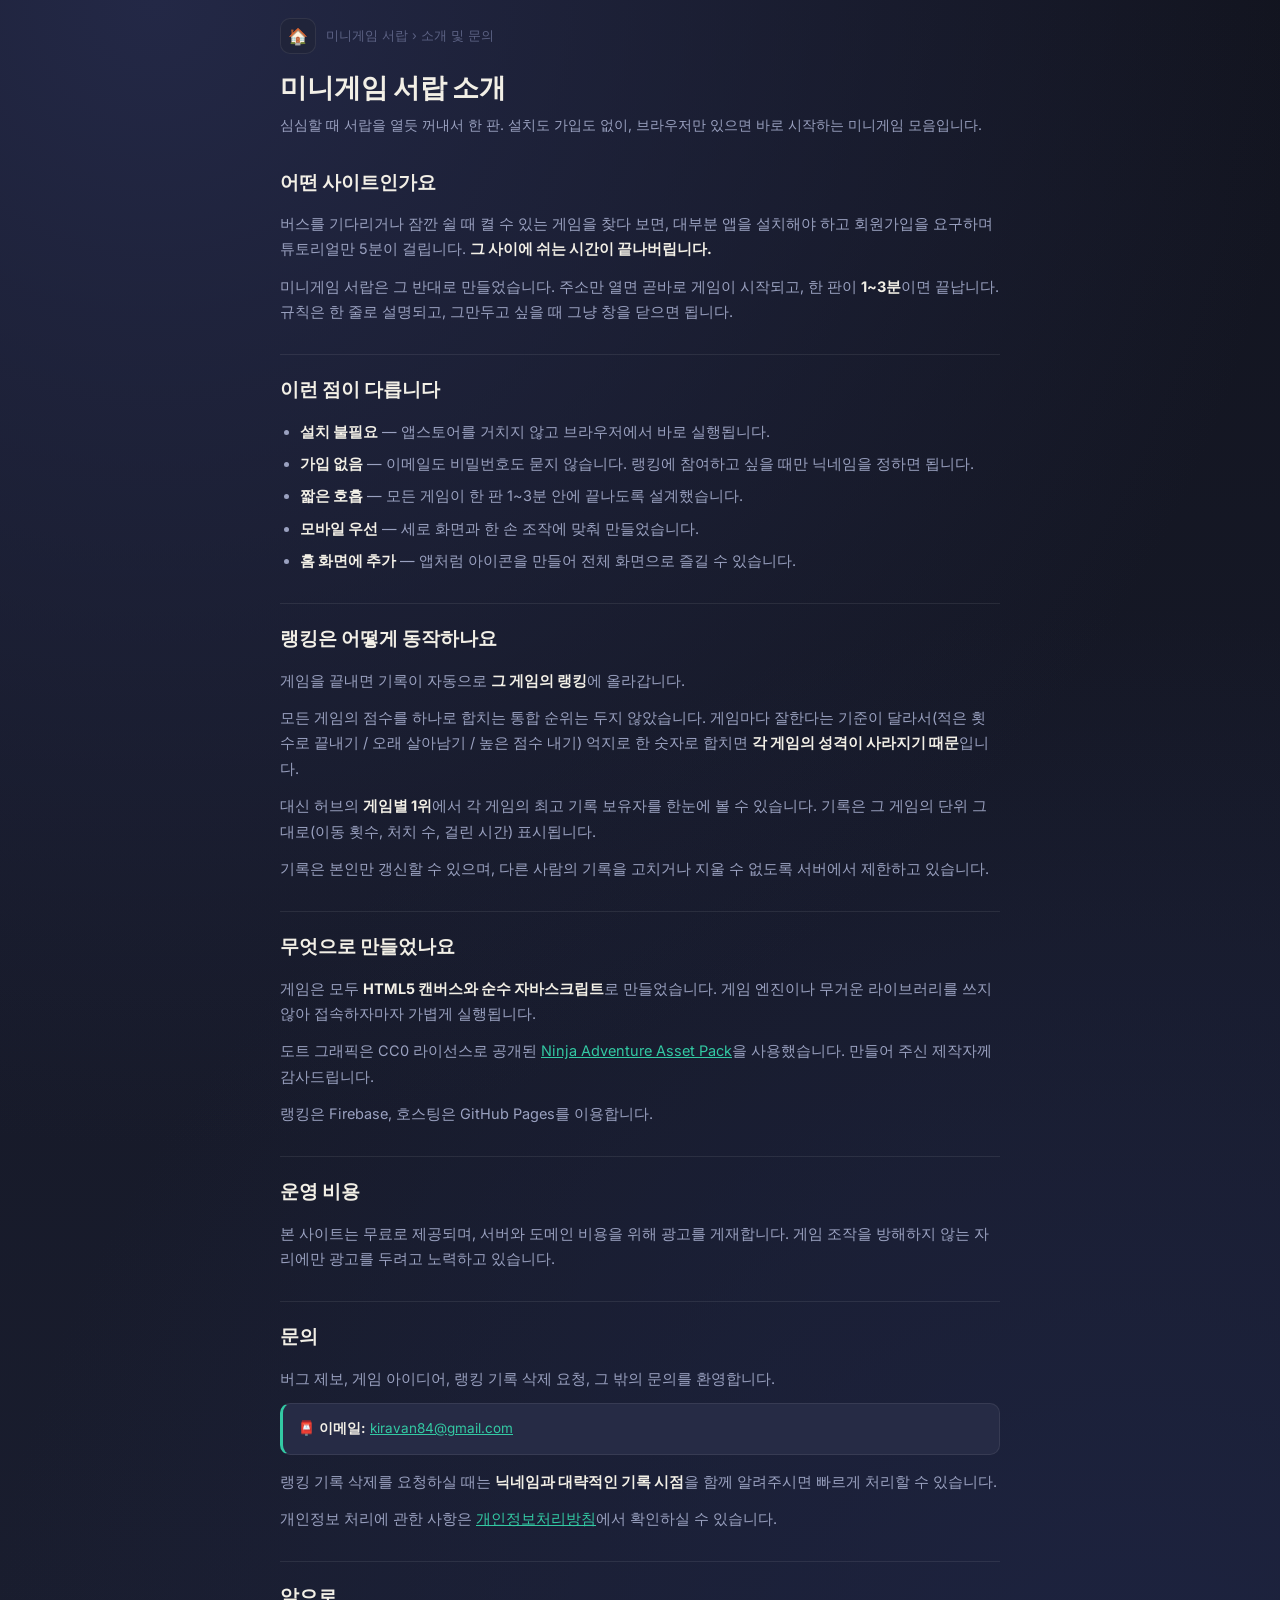
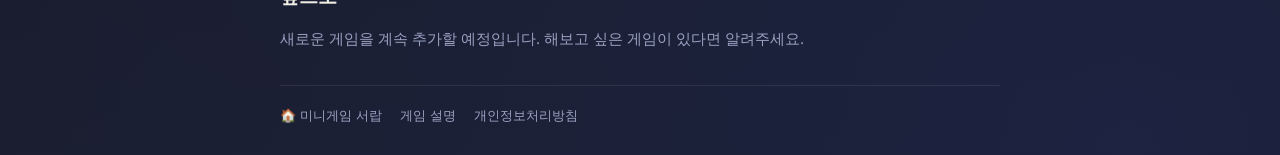
<file: about.html>
<!DOCTYPE html>
<html lang="ko">
<head>
<meta charset="UTF-8">
<meta name="viewport" content="width=device-width, initial-scale=1.0, viewport-fit=cover">
<script async src="https://pagead2.googlesyndication.com/pagead/js/adsbygoogle.js?client=ca-pub-7707074644859958" crossorigin="anonymous"></script>
<title>소개 및 문의 · 미니게임 서랍</title>
<meta name="description" content="미니게임 서랍은 설치 없이 브라우저에서 바로 즐기는 한 판 1~3분짜리 미니게임 모음입니다. 만든 사람과 문의 방법을 안내합니다.">
<meta name="theme-color" content="#12141f">
<link rel="preconnect" href="https://fonts.googleapis.com">
<link href="https://fonts.googleapis.com/css2?family=Baloo+2:wght@500;700;800&family=Inter:wght@400;600;700;800&display=swap" rel="stylesheet">
<link rel="stylesheet" href="./shared/page.css">
</head>
<body>
<div class="doc">

  <div class="topbar">
    <a class="home-btn" href="./" title="미니게임 서랍으로">🏠</a>
    <span class="where">미니게임 서랍 › 소개 및 문의</span>
  </div>

  <h1>미니게임 서랍 소개</h1>
  <p class="lede">심심할 때 서랍을 열듯 꺼내서 한 판. 설치도 가입도 없이, 브라우저만 있으면 바로 시작하는 미니게임 모음입니다.</p>

  <h2>어떤 사이트인가요</h2>
  <p>버스를 기다리거나 잠깐 쉴 때 켤 수 있는 게임을 찾다 보면, 대부분 앱을 설치해야 하고 회원가입을 요구하며 튜토리얼만 5분이 걸립니다. <strong>그 사이에 쉬는 시간이 끝나버립니다.</strong></p>
  <p>미니게임 서랍은 그 반대로 만들었습니다. 주소만 열면 곧바로 게임이 시작되고, 한 판이 <strong>1~3분</strong>이면 끝납니다. 규칙은 한 줄로 설명되고, 그만두고 싶을 때 그냥 창을 닫으면 됩니다.</p>

  <h2>이런 점이 다릅니다</h2>
  <ul>
    <li><strong>설치 불필요</strong> — 앱스토어를 거치지 않고 브라우저에서 바로 실행됩니다.</li>
    <li><strong>가입 없음</strong> — 이메일도 비밀번호도 묻지 않습니다. 랭킹에 참여하고 싶을 때만 닉네임을 정하면 됩니다.</li>
    <li><strong>짧은 호흡</strong> — 모든 게임이 한 판 1~3분 안에 끝나도록 설계했습니다.</li>
    <li><strong>모바일 우선</strong> — 세로 화면과 한 손 조작에 맞춰 만들었습니다.</li>
    <li><strong>홈 화면에 추가</strong> — 앱처럼 아이콘을 만들어 전체 화면으로 즐길 수 있습니다.</li>
  </ul>

  <h2>랭킹은 어떻게 동작하나요</h2>
  <p>게임을 끝내면 기록이 자동으로 <strong>그 게임의 랭킹</strong>에 올라갑니다.</p>
  <p>모든 게임의 점수를 하나로 합치는 통합 순위는 두지 않았습니다. 게임마다 잘한다는 기준이 달라서(적은 횟수로 끝내기 / 오래 살아남기 / 높은 점수 내기) 억지로 한 숫자로 합치면 <strong>각 게임의 성격이 사라지기 때문</strong>입니다.</p>
  <p>대신 허브의 <strong>게임별 1위</strong>에서 각 게임의 최고 기록 보유자를 한눈에 볼 수 있습니다. 기록은 그 게임의 단위 그대로(이동 횟수, 처치 수, 걸린 시간) 표시됩니다.</p>
  <p>기록은 본인만 갱신할 수 있으며, 다른 사람의 기록을 고치거나 지울 수 없도록 서버에서 제한하고 있습니다.</p>

  <h2>무엇으로 만들었나요</h2>
  <p>게임은 모두 <strong>HTML5 캔버스와 순수 자바스크립트</strong>로 만들었습니다. 게임 엔진이나 무거운 라이브러리를 쓰지 않아 접속하자마자 가볍게 실행됩니다.</p>
  <p>도트 그래픽은 CC0 라이선스로 공개된 <a href="https://pixel-boy.itch.io/ninja-adventure-asset-pack" target="_blank" rel="noopener">Ninja Adventure Asset Pack</a>을 사용했습니다. 만들어 주신 제작자께 감사드립니다.</p>
  <p>랭킹은 Firebase, 호스팅은 GitHub Pages를 이용합니다.</p>

  <h2>운영 비용</h2>
  <p>본 사이트는 무료로 제공되며, 서버와 도메인 비용을 위해 광고를 게재합니다. 게임 조작을 방해하지 않는 자리에만 광고를 두려고 노력하고 있습니다.</p>

  <h2>문의</h2>
  <p>버그 제보, 게임 아이디어, 랭킹 기록 삭제 요청, 그 밖의 문의를 환영합니다.</p>
  <div class="note">
    <p>📮 <strong>이메일:</strong> <a href="mailto:kiravan84@gmail.com">kiravan84@gmail.com</a></p>
  </div>
  <p>랭킹 기록 삭제를 요청하실 때는 <strong>닉네임과 대략적인 기록 시점</strong>을 함께 알려주시면 빠르게 처리할 수 있습니다.</p>
  <p>개인정보 처리에 관한 사항은 <a href="./privacy.html">개인정보처리방침</a>에서 확인하실 수 있습니다.</p>

  <h2>앞으로</h2>
  <p>새로운 게임을 계속 추가할 예정입니다. 해보고 싶은 게임이 있다면 알려주세요.</p>

  <nav class="docnav">
    <a href="./">🏠 미니게임 서랍</a>
    <a href="./guide.html">게임 설명</a>
    <a href="./privacy.html">개인정보처리방침</a>
  </nav>

</div>
</body>
</html>
</file>
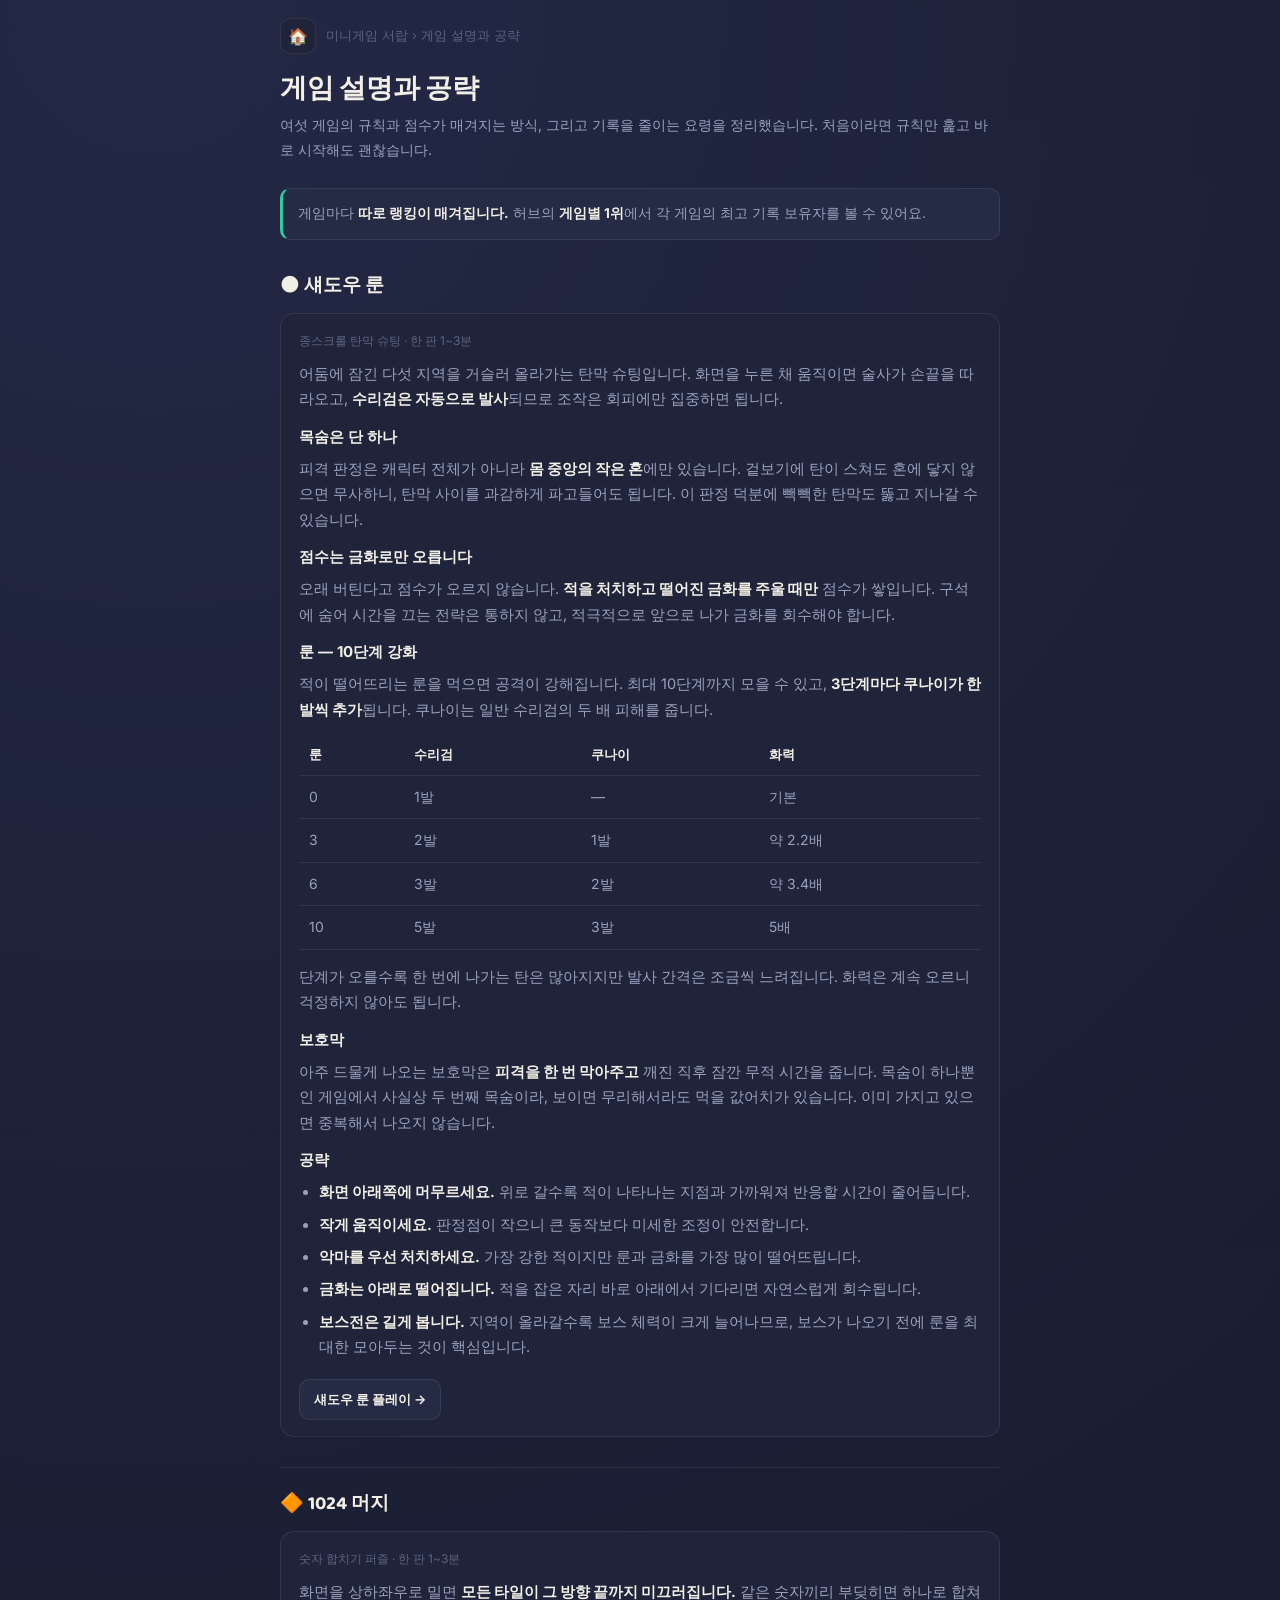
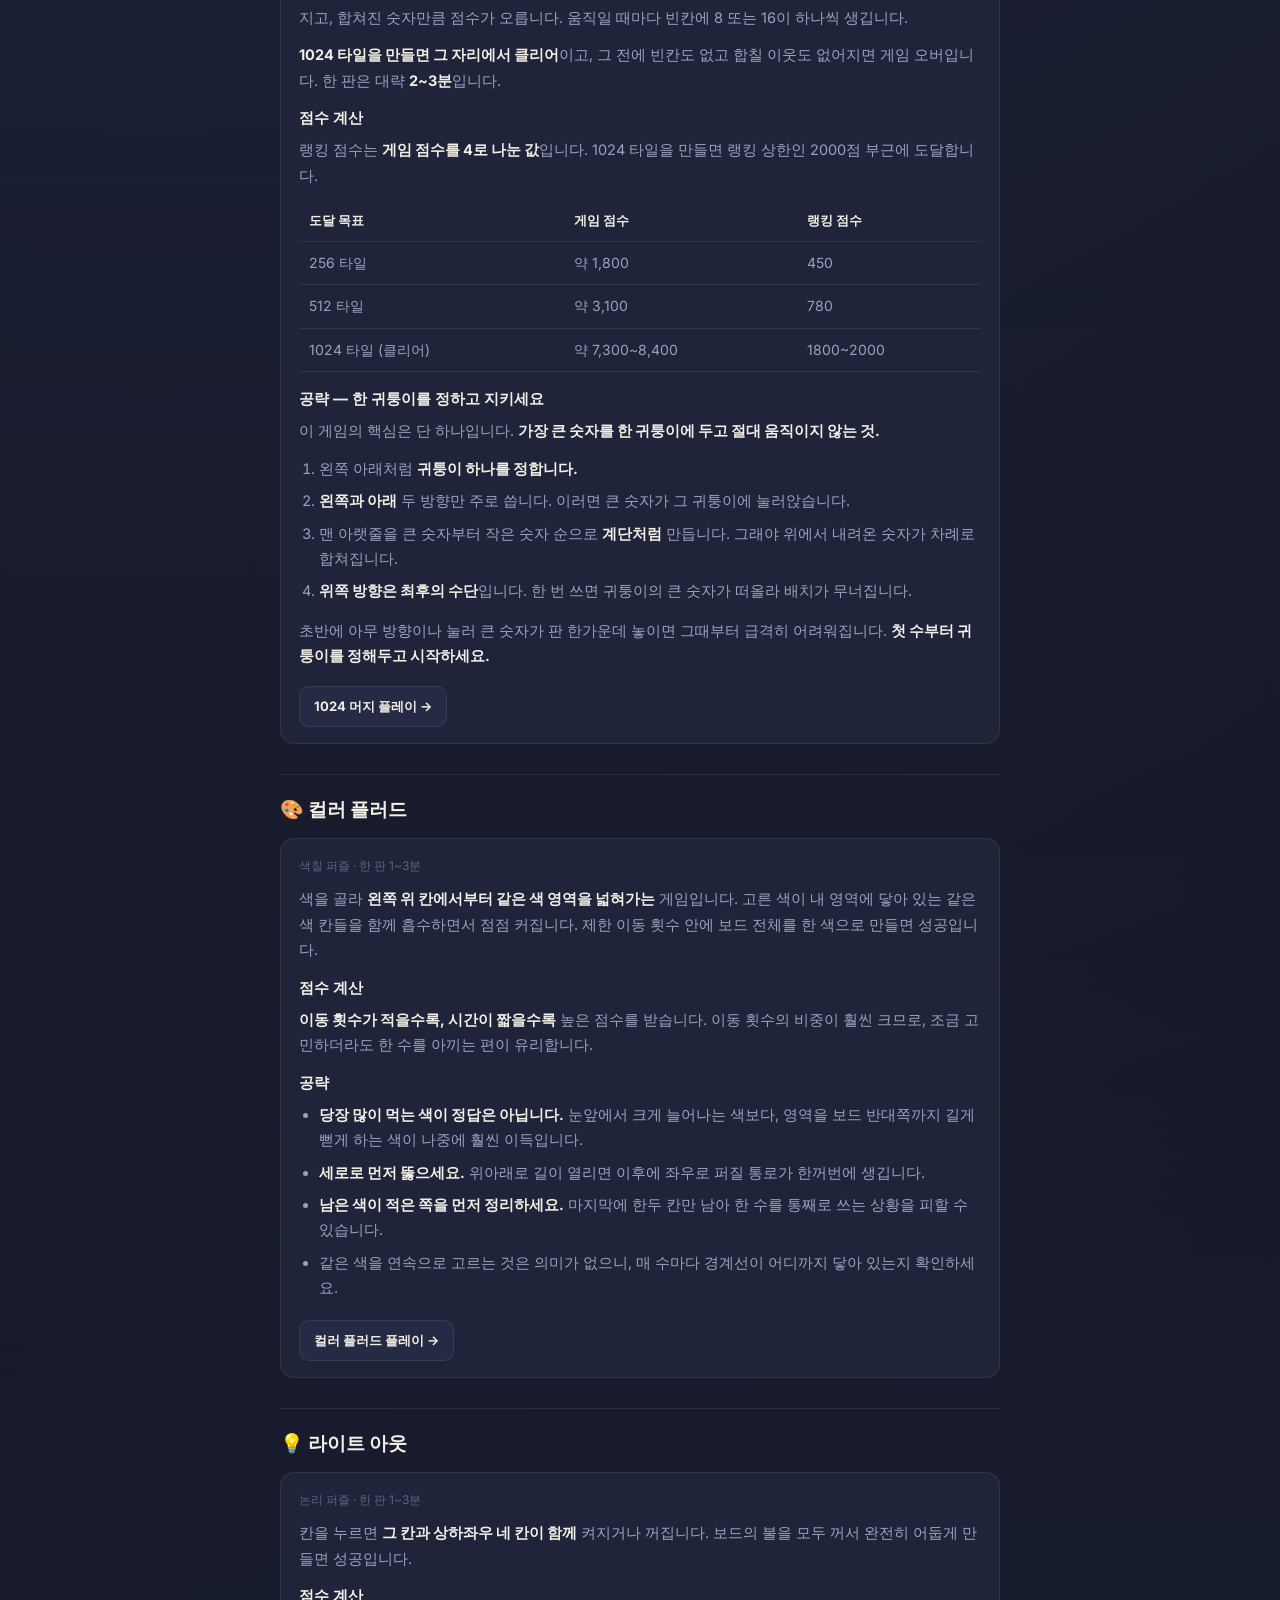
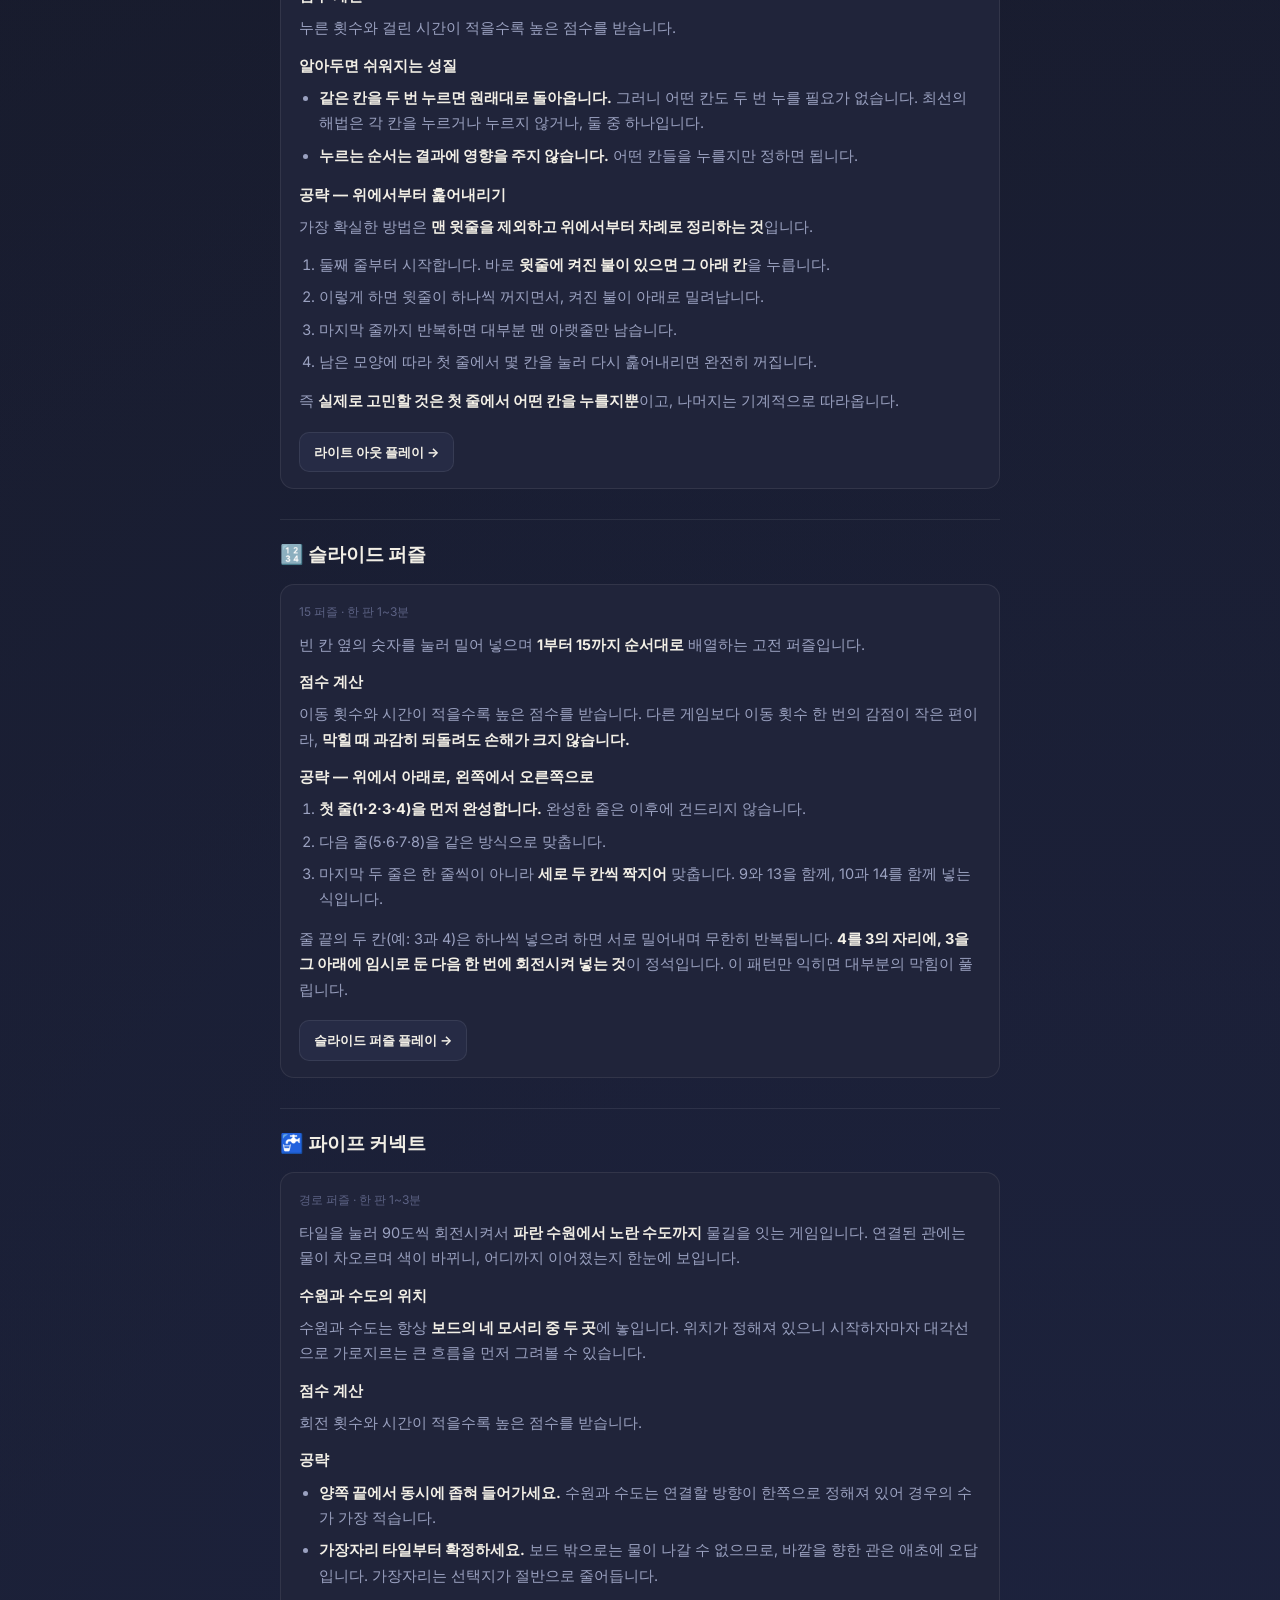
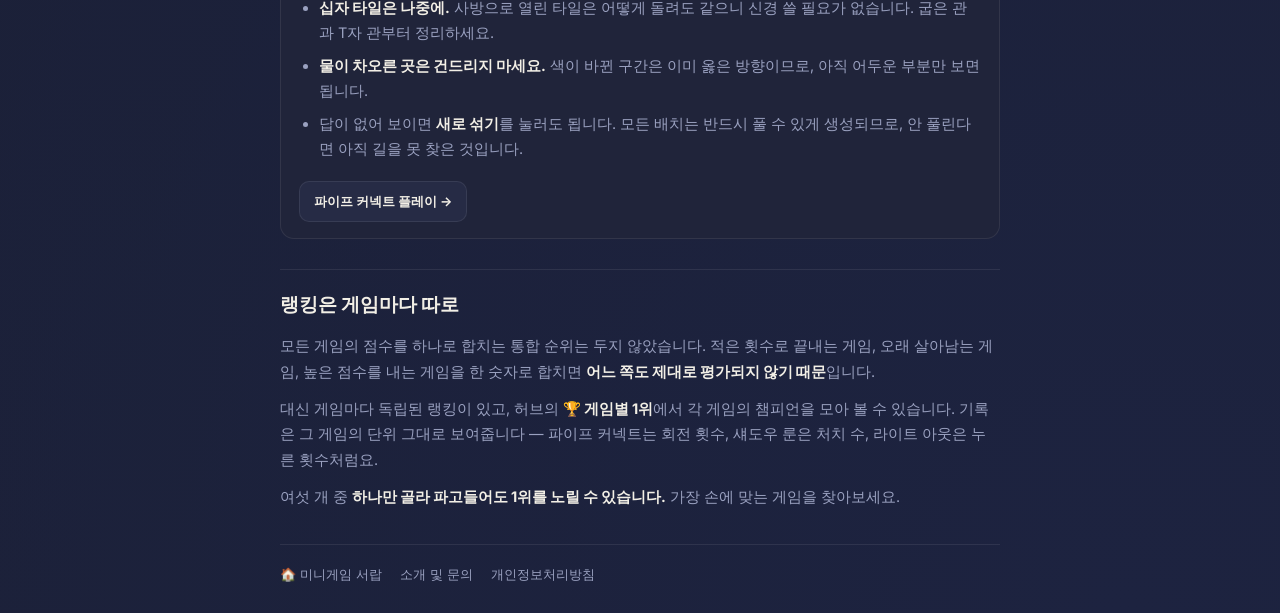
<file: guide.html>
<!DOCTYPE html>
<html lang="ko">
<head>
<meta charset="UTF-8">
<meta name="viewport" content="width=device-width, initial-scale=1.0, viewport-fit=cover">
<script async src="https://pagead2.googlesyndication.com/pagead/js/adsbygoogle.js?client=ca-pub-7707074644859958" crossorigin="anonymous"></script>
<title>게임 설명과 공략 · 미니게임 서랍</title>
<meta name="description" content="섀도우 룬, 1024 머지, 컬러 플러드, 라이트 아웃, 슬라이드 퍼즐, 파이프 커넥트 여섯 게임의 규칙과 점수 계산, 고득점 공략을 정리했습니다.">
<meta name="theme-color" content="#12141f">
<link rel="preconnect" href="https://fonts.googleapis.com">
<link href="https://fonts.googleapis.com/css2?family=Baloo+2:wght@500;700;800&family=Inter:wght@400;600;700;800&display=swap" rel="stylesheet">
<link rel="stylesheet" href="./shared/page.css">
</head>
<body>
<div class="doc">

  <div class="topbar">
    <a class="home-btn" href="./" title="미니게임 서랍으로">🏠</a>
    <span class="where">미니게임 서랍 › 게임 설명과 공략</span>
  </div>

  <h1>게임 설명과 공략</h1>
  <p class="lede">여섯 게임의 규칙과 점수가 매겨지는 방식, 그리고 기록을 줄이는 요령을 정리했습니다. 처음이라면 규칙만 훑고 바로 시작해도 괜찮습니다.</p>

  <div class="note">
    <p>게임마다 <strong>따로 랭킹이 매겨집니다.</strong> 허브의 <strong>게임별 1위</strong>에서 각 게임의 최고 기록 보유자를 볼 수 있어요.</p>
  </div>

  <h2>🌑 섀도우 룬</h2>
  <div class="card">
    <p class="meta">종스크롤 탄막 슈팅 · 한 판 1~3분</p>
    <p>어둠에 잠긴 다섯 지역을 거슬러 올라가는 탄막 슈팅입니다. 화면을 누른 채 움직이면 술사가 손끝을 따라오고, <strong>수리검은 자동으로 발사</strong>되므로 조작은 회피에만 집중하면 됩니다.</p>

    <h3>목숨은 단 하나</h3>
    <p>피격 판정은 캐릭터 전체가 아니라 <strong>몸 중앙의 작은 혼</strong>에만 있습니다. 겉보기에 탄이 스쳐도 혼에 닿지 않으면 무사하니, 탄막 사이를 과감하게 파고들어도 됩니다. 이 판정 덕분에 빽빽한 탄막도 뚫고 지나갈 수 있습니다.</p>

    <h3>점수는 금화로만 오릅니다</h3>
    <p>오래 버틴다고 점수가 오르지 않습니다. <strong>적을 처치하고 떨어진 금화를 주울 때만</strong> 점수가 쌓입니다. 구석에 숨어 시간을 끄는 전략은 통하지 않고, 적극적으로 앞으로 나가 금화를 회수해야 합니다.</p>

    <h3>룬 — 10단계 강화</h3>
    <p>적이 떨어뜨리는 룬을 먹으면 공격이 강해집니다. 최대 10단계까지 모을 수 있고, <strong>3단계마다 쿠나이가 한 발씩 추가</strong>됩니다. 쿠나이는 일반 수리검의 두 배 피해를 줍니다.</p>
    <table>
      <tr><th>룬</th><th>수리검</th><th>쿠나이</th><th>화력</th></tr>
      <tr><td>0</td><td>1발</td><td>—</td><td>기본</td></tr>
      <tr><td>3</td><td>2발</td><td>1발</td><td>약 2.2배</td></tr>
      <tr><td>6</td><td>3발</td><td>2발</td><td>약 3.4배</td></tr>
      <tr><td>10</td><td>5발</td><td>3발</td><td>5배</td></tr>
    </table>
    <p>단계가 오를수록 한 번에 나가는 탄은 많아지지만 발사 간격은 조금씩 느려집니다. 화력은 계속 오르니 걱정하지 않아도 됩니다.</p>

    <h3>보호막</h3>
    <p>아주 드물게 나오는 보호막은 <strong>피격을 한 번 막아주고</strong> 깨진 직후 잠깐 무적 시간을 줍니다. 목숨이 하나뿐인 게임에서 사실상 두 번째 목숨이라, 보이면 무리해서라도 먹을 값어치가 있습니다. 이미 가지고 있으면 중복해서 나오지 않습니다.</p>

    <h3>공략</h3>
    <ul>
      <li><strong>화면 아래쪽에 머무르세요.</strong> 위로 갈수록 적이 나타나는 지점과 가까워져 반응할 시간이 줄어듭니다.</li>
      <li><strong>작게 움직이세요.</strong> 판정점이 작으니 큰 동작보다 미세한 조정이 안전합니다.</li>
      <li><strong>악마를 우선 처치하세요.</strong> 가장 강한 적이지만 룬과 금화를 가장 많이 떨어뜨립니다.</li>
      <li><strong>금화는 아래로 떨어집니다.</strong> 적을 잡은 자리 바로 아래에서 기다리면 자연스럽게 회수됩니다.</li>
      <li><strong>보스전은 길게 봅니다.</strong> 지역이 올라갈수록 보스 체력이 크게 늘어나므로, 보스가 나오기 전에 룬을 최대한 모아두는 것이 핵심입니다.</li>
    </ul>
    <a class="play" href="./bullet-storm/">섀도우 룬 플레이 →</a>
  </div>

  <h2>🔶 1024 머지</h2>
  <div class="card">
    <p class="meta">숫자 합치기 퍼즐 · 한 판 1~3분</p>
    <p>화면을 상하좌우로 밀면 <strong>모든 타일이 그 방향 끝까지 미끄러집니다.</strong> 같은 숫자끼리 부딪히면 하나로 합쳐지고, 합쳐진 숫자만큼 점수가 오릅니다. 움직일 때마다 빈칸에 8 또는 16이 하나씩 생깁니다.</p>
    <p><strong>1024 타일을 만들면 그 자리에서 클리어</strong>이고, 그 전에 빈칸도 없고 합칠 이웃도 없어지면 게임 오버입니다. 한 판은 대략 <strong>2~3분</strong>입니다.</p>

    <h3>점수 계산</h3>
    <p>랭킹 점수는 <strong>게임 점수를 4로 나눈 값</strong>입니다. 1024 타일을 만들면 랭킹 상한인 2000점 부근에 도달합니다.</p>
    <table>
      <tr><th>도달 목표</th><th>게임 점수</th><th>랭킹 점수</th></tr>
      <tr><td>256 타일</td><td>약 1,800</td><td>450</td></tr>
      <tr><td>512 타일</td><td>약 3,100</td><td>780</td></tr>
      <tr><td>1024 타일 (클리어)</td><td>약 7,300~8,400</td><td>1800~2000</td></tr>
    </table>

    <h3>공략 — 한 귀퉁이를 정하고 지키세요</h3>
    <p>이 게임의 핵심은 단 하나입니다. <strong>가장 큰 숫자를 한 귀퉁이에 두고 절대 움직이지 않는 것.</strong></p>
    <ol>
      <li>왼쪽 아래처럼 <strong>귀퉁이 하나를 정합니다.</strong></li>
      <li><strong>왼쪽과 아래</strong> 두 방향만 주로 씁니다. 이러면 큰 숫자가 그 귀퉁이에 눌러앉습니다.</li>
      <li>맨 아랫줄을 큰 숫자부터 작은 숫자 순으로 <strong>계단처럼</strong> 만듭니다. 그래야 위에서 내려온 숫자가 차례로 합쳐집니다.</li>
      <li><strong>위쪽 방향은 최후의 수단</strong>입니다. 한 번 쓰면 귀퉁이의 큰 숫자가 떠올라 배치가 무너집니다.</li>
    </ol>
    <p>초반에 아무 방향이나 눌러 큰 숫자가 판 한가운데 놓이면 그때부터 급격히 어려워집니다. <strong>첫 수부터 귀퉁이를 정해두고 시작하세요.</strong></p>
    <a class="play" href="./merge-2048/">1024 머지 플레이 →</a>
  </div>

  <h2>🎨 컬러 플러드</h2>
  <div class="card">
    <p class="meta">색칠 퍼즐 · 한 판 1~3분</p>
    <p>색을 골라 <strong>왼쪽 위 칸에서부터 같은 색 영역을 넓혀가는</strong> 게임입니다. 고른 색이 내 영역에 닿아 있는 같은 색 칸들을 함께 흡수하면서 점점 커집니다. 제한 이동 횟수 안에 보드 전체를 한 색으로 만들면 성공입니다.</p>

    <h3>점수 계산</h3>
    <p><strong>이동 횟수가 적을수록, 시간이 짧을수록</strong> 높은 점수를 받습니다. 이동 횟수의 비중이 훨씬 크므로, 조금 고민하더라도 한 수를 아끼는 편이 유리합니다.</p>

    <h3>공략</h3>
    <ul>
      <li><strong>당장 많이 먹는 색이 정답은 아닙니다.</strong> 눈앞에서 크게 늘어나는 색보다, 영역을 보드 반대쪽까지 길게 뻗게 하는 색이 나중에 훨씬 이득입니다.</li>
      <li><strong>세로로 먼저 뚫으세요.</strong> 위아래로 길이 열리면 이후에 좌우로 퍼질 통로가 한꺼번에 생깁니다.</li>
      <li><strong>남은 색이 적은 쪽을 먼저 정리하세요.</strong> 마지막에 한두 칸만 남아 한 수를 통째로 쓰는 상황을 피할 수 있습니다.</li>
      <li>같은 색을 연속으로 고르는 것은 의미가 없으니, 매 수마다 경계선이 어디까지 닿아 있는지 확인하세요.</li>
    </ul>
    <a class="play" href="./color-flood/">컬러 플러드 플레이 →</a>
  </div>

  <h2>💡 라이트 아웃</h2>
  <div class="card">
    <p class="meta">논리 퍼즐 · 한 판 1~3분</p>
    <p>칸을 누르면 <strong>그 칸과 상하좌우 네 칸이 함께</strong> 켜지거나 꺼집니다. 보드의 불을 모두 꺼서 완전히 어둡게 만들면 성공입니다.</p>

    <h3>점수 계산</h3>
    <p>누른 횟수와 걸린 시간이 적을수록 높은 점수를 받습니다.</p>

    <h3>알아두면 쉬워지는 성질</h3>
    <ul>
      <li><strong>같은 칸을 두 번 누르면 원래대로 돌아옵니다.</strong> 그러니 어떤 칸도 두 번 누를 필요가 없습니다. 최선의 해법은 각 칸을 누르거나 누르지 않거나, 둘 중 하나입니다.</li>
      <li><strong>누르는 순서는 결과에 영향을 주지 않습니다.</strong> 어떤 칸들을 누를지만 정하면 됩니다.</li>
    </ul>

    <h3>공략 — 위에서부터 훑어내리기</h3>
    <p>가장 확실한 방법은 <strong>맨 윗줄을 제외하고 위에서부터 차례로 정리하는 것</strong>입니다.</p>
    <ol>
      <li>둘째 줄부터 시작합니다. 바로 <strong>윗줄에 켜진 불이 있으면 그 아래 칸</strong>을 누릅니다.</li>
      <li>이렇게 하면 윗줄이 하나씩 꺼지면서, 켜진 불이 아래로 밀려납니다.</li>
      <li>마지막 줄까지 반복하면 대부분 맨 아랫줄만 남습니다.</li>
      <li>남은 모양에 따라 첫 줄에서 몇 칸을 눌러 다시 훑어내리면 완전히 꺼집니다.</li>
    </ol>
    <p>즉 <strong>실제로 고민할 것은 첫 줄에서 어떤 칸을 누를지뿐</strong>이고, 나머지는 기계적으로 따라옵니다.</p>
    <a class="play" href="./lights-out/">라이트 아웃 플레이 →</a>
  </div>

  <h2>🔢 슬라이드 퍼즐</h2>
  <div class="card">
    <p class="meta">15 퍼즐 · 한 판 1~3분</p>
    <p>빈 칸 옆의 숫자를 눌러 밀어 넣으며 <strong>1부터 15까지 순서대로</strong> 배열하는 고전 퍼즐입니다.</p>

    <h3>점수 계산</h3>
    <p>이동 횟수와 시간이 적을수록 높은 점수를 받습니다. 다른 게임보다 이동 횟수 한 번의 감점이 작은 편이라, <strong>막힐 때 과감히 되돌려도 손해가 크지 않습니다.</strong></p>

    <h3>공략 — 위에서 아래로, 왼쪽에서 오른쪽으로</h3>
    <ol>
      <li><strong>첫 줄(1·2·3·4)을 먼저 완성합니다.</strong> 완성한 줄은 이후에 건드리지 않습니다.</li>
      <li>다음 줄(5·6·7·8)을 같은 방식으로 맞춥니다.</li>
      <li>마지막 두 줄은 한 줄씩이 아니라 <strong>세로 두 칸씩 짝지어</strong> 맞춥니다. 9와 13을 함께, 10과 14를 함께 넣는 식입니다.</li>
    </ol>
    <p>줄 끝의 두 칸(예: 3과 4)은 하나씩 넣으려 하면 서로 밀어내며 무한히 반복됩니다. <strong>4를 3의 자리에, 3을 그 아래에 임시로 둔 다음 한 번에 회전시켜 넣는 것</strong>이 정석입니다. 이 패턴만 익히면 대부분의 막힘이 풀립니다.</p>
    <a class="play" href="./slide-puzzle/">슬라이드 퍼즐 플레이 →</a>
  </div>

  <h2>🚰 파이프 커넥트</h2>
  <div class="card">
    <p class="meta">경로 퍼즐 · 한 판 1~3분</p>
    <p>타일을 눌러 90도씩 회전시켜서 <strong>파란 수원에서 노란 수도까지</strong> 물길을 잇는 게임입니다. 연결된 관에는 물이 차오르며 색이 바뀌니, 어디까지 이어졌는지 한눈에 보입니다.</p>

    <h3>수원과 수도의 위치</h3>
    <p>수원과 수도는 항상 <strong>보드의 네 모서리 중 두 곳</strong>에 놓입니다. 위치가 정해져 있으니 시작하자마자 대각선으로 가로지르는 큰 흐름을 먼저 그려볼 수 있습니다.</p>

    <h3>점수 계산</h3>
    <p>회전 횟수와 시간이 적을수록 높은 점수를 받습니다.</p>

    <h3>공략</h3>
    <ul>
      <li><strong>양쪽 끝에서 동시에 좁혀 들어가세요.</strong> 수원과 수도는 연결할 방향이 한쪽으로 정해져 있어 경우의 수가 가장 적습니다.</li>
      <li><strong>가장자리 타일부터 확정하세요.</strong> 보드 밖으로는 물이 나갈 수 없으므로, 바깥을 향한 관은 애초에 오답입니다. 가장자리는 선택지가 절반으로 줄어듭니다.</li>
      <li><strong>십자 타일은 나중에.</strong> 사방으로 열린 타일은 어떻게 돌려도 같으니 신경 쓸 필요가 없습니다. 굽은 관과 T자 관부터 정리하세요.</li>
      <li><strong>물이 차오른 곳은 건드리지 마세요.</strong> 색이 바뀐 구간은 이미 옳은 방향이므로, 아직 어두운 부분만 보면 됩니다.</li>
      <li>답이 없어 보이면 <strong>새로 섞기</strong>를 눌러도 됩니다. 모든 배치는 반드시 풀 수 있게 생성되므로, 안 풀린다면 아직 길을 못 찾은 것입니다.</li>
    </ul>
    <a class="play" href="./pipe-connect/">파이프 커넥트 플레이 →</a>
  </div>

  <h2>랭킹은 게임마다 따로</h2>
  <p>모든 게임의 점수를 하나로 합치는 통합 순위는 두지 않았습니다. 적은 횟수로 끝내는 게임, 오래 살아남는 게임, 높은 점수를 내는 게임을 한 숫자로 합치면 <strong>어느 쪽도 제대로 평가되지 않기 때문</strong>입니다.</p>
  <p>대신 게임마다 독립된 랭킹이 있고, 허브의 <strong>🏆 게임별 1위</strong>에서 각 게임의 챔피언을 모아 볼 수 있습니다. 기록은 그 게임의 단위 그대로 보여줍니다 — 파이프 커넥트는 회전 횟수, 섀도우 룬은 처치 수, 라이트 아웃은 누른 횟수처럼요.</p>
  <p>여섯 개 중 <strong>하나만 골라 파고들어도 1위를 노릴 수 있습니다.</strong> 가장 손에 맞는 게임을 찾아보세요.</p>

  <nav class="docnav">
    <a href="./">🏠 미니게임 서랍</a>
    <a href="./about.html">소개 및 문의</a>
    <a href="./privacy.html">개인정보처리방침</a>
  </nav>

</div>
</body>
</html>
</file>
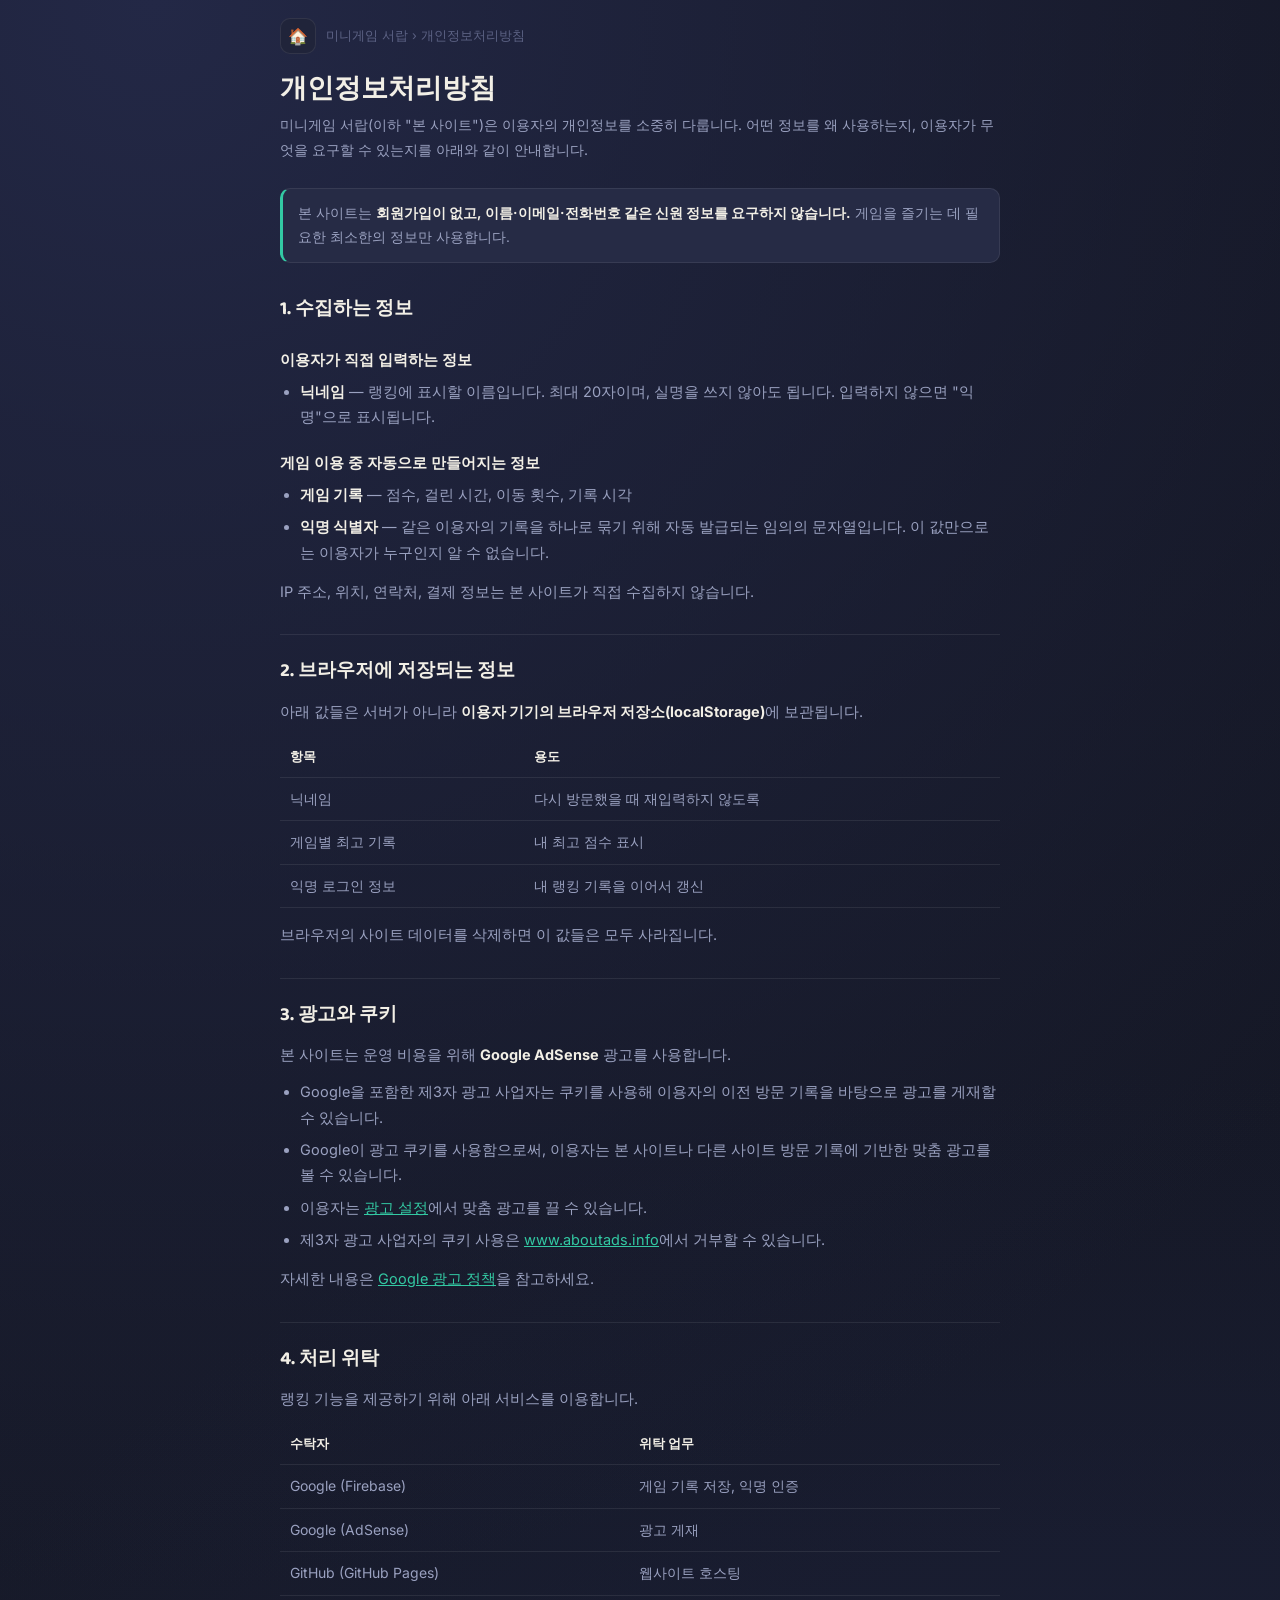
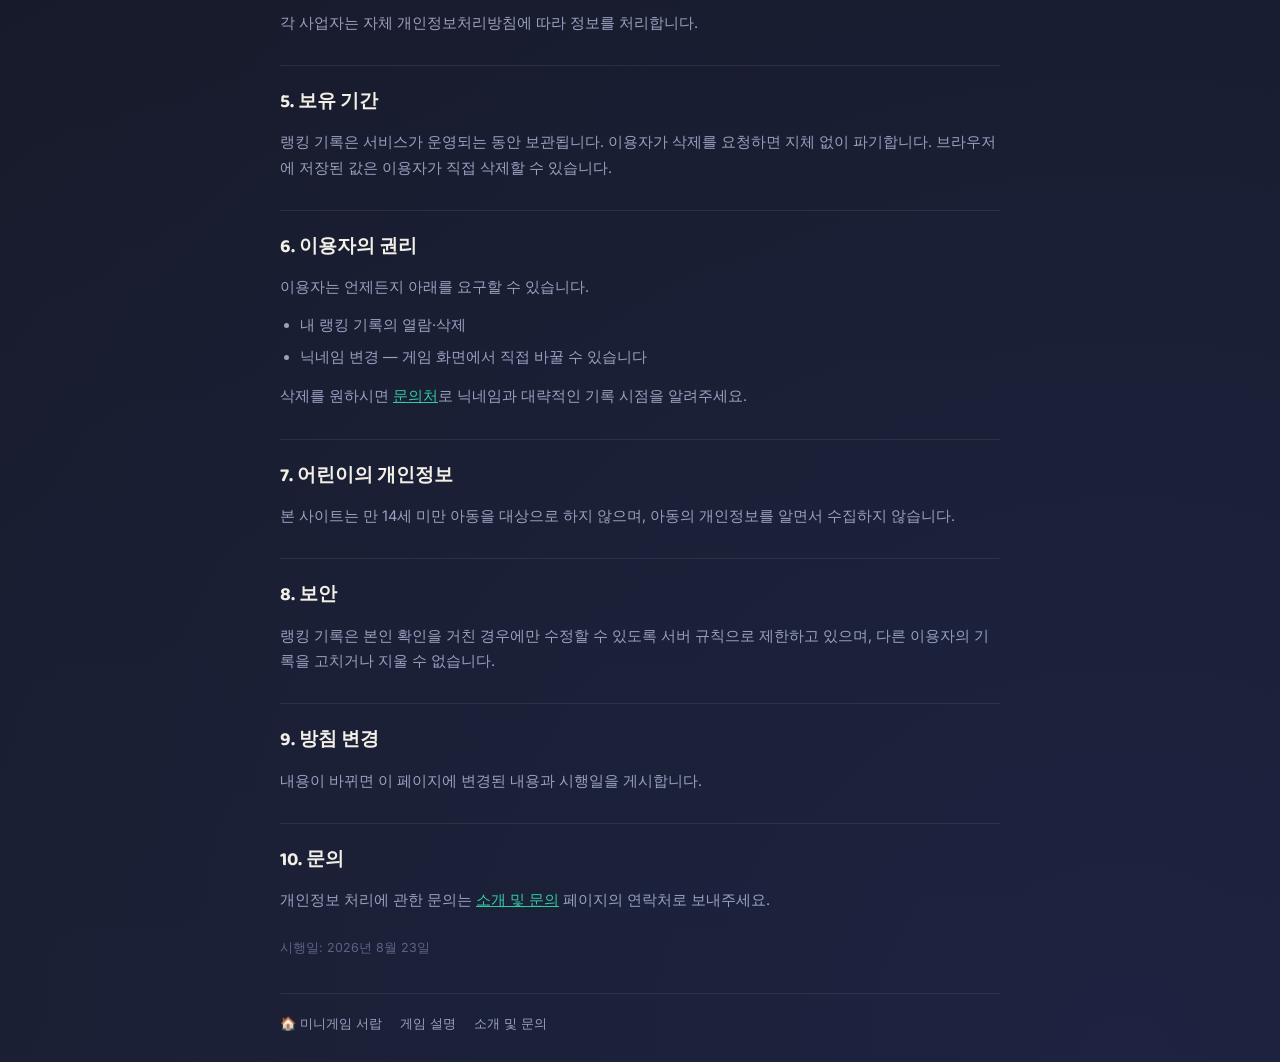
<file: privacy.html>
<!DOCTYPE html>
<html lang="ko">
<head>
<meta charset="UTF-8">
<meta name="viewport" content="width=device-width, initial-scale=1.0, viewport-fit=cover">
<script async src="https://pagead2.googlesyndication.com/pagead/js/adsbygoogle.js?client=ca-pub-7707074644859958" crossorigin="anonymous"></script>
<title>개인정보처리방침 · 미니게임 서랍</title>
<meta name="description" content="미니게임 서랍이 수집하는 정보, 쿠키와 광고, 브라우저 저장소 사용, 이용자의 권리를 안내합니다.">
<meta name="theme-color" content="#12141f">
<link rel="preconnect" href="https://fonts.googleapis.com">
<link href="https://fonts.googleapis.com/css2?family=Baloo+2:wght@500;700;800&family=Inter:wght@400;600;700;800&display=swap" rel="stylesheet">
<link rel="stylesheet" href="./shared/page.css">
</head>
<body>
<div class="doc">

  <div class="topbar">
    <a class="home-btn" href="./" title="미니게임 서랍으로">🏠</a>
    <span class="where">미니게임 서랍 › 개인정보처리방침</span>
  </div>

  <h1>개인정보처리방침</h1>
  <p class="lede">미니게임 서랍(이하 "본 사이트")은 이용자의 개인정보를 소중히 다룹니다. 어떤 정보를 왜 사용하는지, 이용자가 무엇을 요구할 수 있는지를 아래와 같이 안내합니다.</p>

  <div class="note">
    <p>본 사이트는 <strong>회원가입이 없고, 이름·이메일·전화번호 같은 신원 정보를 요구하지 않습니다.</strong> 게임을 즐기는 데 필요한 최소한의 정보만 사용합니다.</p>
  </div>

  <h2>1. 수집하는 정보</h2>

  <h3>이용자가 직접 입력하는 정보</h3>
  <ul>
    <li><strong>닉네임</strong> — 랭킹에 표시할 이름입니다. 최대 20자이며, 실명을 쓰지 않아도 됩니다. 입력하지 않으면 "익명"으로 표시됩니다.</li>
  </ul>

  <h3>게임 이용 중 자동으로 만들어지는 정보</h3>
  <ul>
    <li><strong>게임 기록</strong> — 점수, 걸린 시간, 이동 횟수, 기록 시각</li>
    <li><strong>익명 식별자</strong> — 같은 이용자의 기록을 하나로 묶기 위해 자동 발급되는 임의의 문자열입니다. 이 값만으로는 이용자가 누구인지 알 수 없습니다.</li>
  </ul>

  <p>IP 주소, 위치, 연락처, 결제 정보는 본 사이트가 직접 수집하지 않습니다.</p>

  <h2>2. 브라우저에 저장되는 정보</h2>
  <p>아래 값들은 서버가 아니라 <strong>이용자 기기의 브라우저 저장소(localStorage)</strong>에 보관됩니다.</p>
  <table>
    <tr><th>항목</th><th>용도</th></tr>
    <tr><td>닉네임</td><td>다시 방문했을 때 재입력하지 않도록</td></tr>
    <tr><td>게임별 최고 기록</td><td>내 최고 점수 표시</td></tr>
    <tr><td>익명 로그인 정보</td><td>내 랭킹 기록을 이어서 갱신</td></tr>
  </table>
  <p>브라우저의 사이트 데이터를 삭제하면 이 값들은 모두 사라집니다.</p>

  <h2>3. 광고와 쿠키</h2>
  <p>본 사이트는 운영 비용을 위해 <strong>Google AdSense</strong> 광고를 사용합니다.</p>
  <ul>
    <li>Google을 포함한 제3자 광고 사업자는 쿠키를 사용해 이용자의 이전 방문 기록을 바탕으로 광고를 게재할 수 있습니다.</li>
    <li>Google이 광고 쿠키를 사용함으로써, 이용자는 본 사이트나 다른 사이트 방문 기록에 기반한 맞춤 광고를 볼 수 있습니다.</li>
    <li>이용자는 <a href="https://www.google.com/settings/ads" target="_blank" rel="noopener">광고 설정</a>에서 맞춤 광고를 끌 수 있습니다.</li>
    <li>제3자 광고 사업자의 쿠키 사용은 <a href="https://www.aboutads.info/choices/" target="_blank" rel="noopener">www.aboutads.info</a>에서 거부할 수 있습니다.</li>
  </ul>
  <p>자세한 내용은 <a href="https://policies.google.com/technologies/ads?hl=ko" target="_blank" rel="noopener">Google 광고 정책</a>을 참고하세요.</p>

  <h2>4. 처리 위탁</h2>
  <p>랭킹 기능을 제공하기 위해 아래 서비스를 이용합니다.</p>
  <table>
    <tr><th>수탁자</th><th>위탁 업무</th></tr>
    <tr><td>Google (Firebase)</td><td>게임 기록 저장, 익명 인증</td></tr>
    <tr><td>Google (AdSense)</td><td>광고 게재</td></tr>
    <tr><td>GitHub (GitHub Pages)</td><td>웹사이트 호스팅</td></tr>
  </table>
  <p>각 사업자는 자체 개인정보처리방침에 따라 정보를 처리합니다.</p>

  <h2>5. 보유 기간</h2>
  <p>랭킹 기록은 서비스가 운영되는 동안 보관됩니다. 이용자가 삭제를 요청하면 지체 없이 파기합니다. 브라우저에 저장된 값은 이용자가 직접 삭제할 수 있습니다.</p>

  <h2>6. 이용자의 권리</h2>
  <p>이용자는 언제든지 아래를 요구할 수 있습니다.</p>
  <ul>
    <li>내 랭킹 기록의 열람·삭제</li>
    <li>닉네임 변경 — 게임 화면에서 직접 바꿀 수 있습니다</li>
  </ul>
  <p>삭제를 원하시면 <a href="./about.html">문의처</a>로 닉네임과 대략적인 기록 시점을 알려주세요.</p>

  <h2>7. 어린이의 개인정보</h2>
  <p>본 사이트는 만 14세 미만 아동을 대상으로 하지 않으며, 아동의 개인정보를 알면서 수집하지 않습니다.</p>

  <h2>8. 보안</h2>
  <p>랭킹 기록은 본인 확인을 거친 경우에만 수정할 수 있도록 서버 규칙으로 제한하고 있으며, 다른 이용자의 기록을 고치거나 지울 수 없습니다.</p>

  <h2>9. 방침 변경</h2>
  <p>내용이 바뀌면 이 페이지에 변경된 내용과 시행일을 게시합니다.</p>

  <h2>10. 문의</h2>
  <p>개인정보 처리에 관한 문의는 <a href="./about.html">소개 및 문의</a> 페이지의 연락처로 보내주세요.</p>

  <p class="updated">시행일: 2026년 8월 23일</p>

  <nav class="docnav">
    <a href="./">🏠 미니게임 서랍</a>
    <a href="./guide.html">게임 설명</a>
    <a href="./about.html">소개 및 문의</a>
  </nav>

</div>
</body>
</html>
</file>
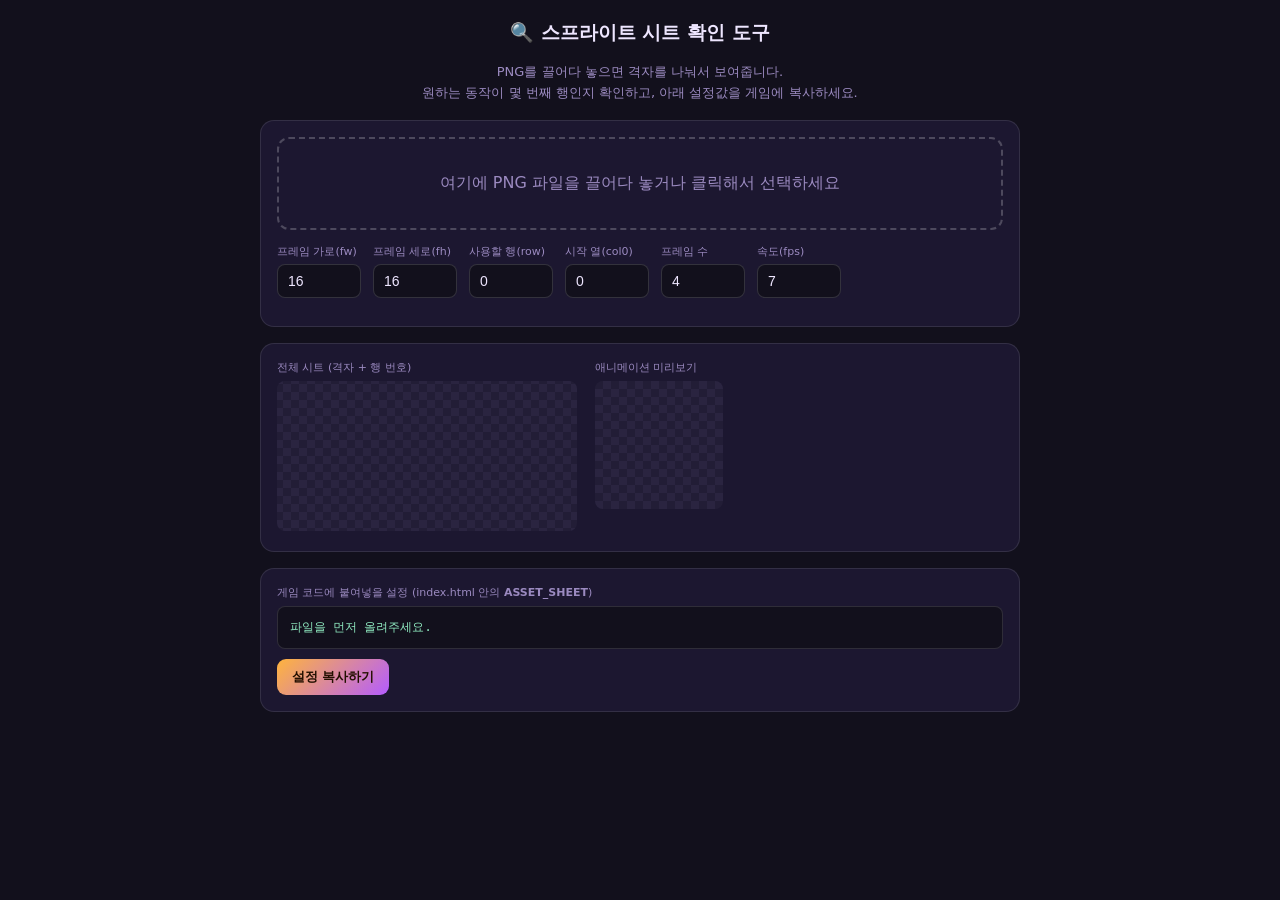
<file: bullet-storm/assets/spritesheet-tool.html>
<!DOCTYPE html>
<html lang="ko">
<head>
<meta charset="UTF-8">
<meta name="viewport" content="width=device-width, initial-scale=1.0">
<title>스프라이트 시트 확인 도구</title>
<style>
  *{box-sizing:border-box;}
  body{
    margin:0; padding:20px;
    background:#12101c; color:#eee6ff;
    font-family:system-ui,-apple-system,'Malgun Gothic',sans-serif;
    display:flex; flex-direction:column; align-items:center; gap:16px;
  }
  h1{ font-size:19px; margin:0; }
  .sub{ color:#9b8ac0; font-size:13px; text-align:center; line-height:1.6; margin:0; }
  .panel{
    width:100%; max-width:760px;
    background:#1c1730; border:1px solid rgba(255,255,255,0.1);
    border-radius:14px; padding:16px;
  }
  #drop{
    border:2px dashed rgba(255,255,255,0.22); border-radius:12px;
    padding:34px 20px; text-align:center; color:#9b8ac0; cursor:pointer;
    transition:background .2s, border-color .2s;
  }
  #drop.over{ background:rgba(255,180,61,0.12); border-color:#ffb43d; color:#ffb43d; }
  .row{ display:flex; flex-wrap:wrap; gap:12px; align-items:flex-end; margin-top:14px; }
  label{ display:flex; flex-direction:column; gap:5px; font-size:11px; color:#9b8ac0; }
  input[type=number]{
    width:84px; padding:8px 10px; border-radius:8px;
    border:1px solid rgba(255,255,255,0.14);
    background:#12101c; color:#eee6ff; font-size:14px;
  }
  canvas{
    image-rendering:pixelated;
    background:
      repeating-conic-gradient(#2a2440 0% 25%, #221d36 0% 50%) 50%/16px 16px;
    border-radius:8px; max-width:100%;
  }
  .flex{ display:flex; gap:18px; flex-wrap:wrap; align-items:flex-start; }
  .cap{ font-size:11px; color:#9b8ac0; margin:0 0 6px; }
  code{
    display:block; white-space:pre; background:#12101c;
    border:1px solid rgba(255,255,255,0.12); border-radius:8px;
    padding:12px; font-size:12px; color:#8fe9c0; overflow-x:auto; margin-top:6px;
  }
  .info{ font-size:12.5px; color:#c9bce8; line-height:1.7; }
  .info b{ color:#ffb43d; }
  button{
    padding:9px 15px; border-radius:9px; border:none; cursor:pointer;
    background:linear-gradient(135deg,#ffb43d,#b45cff); color:#231000;
    font-weight:700; font-size:13px;
  }
  button:active{ transform:scale(0.97); }
</style>
</head>
<body>

<h1>🔍 스프라이트 시트 확인 도구</h1>
<p class="sub">PNG를 끌어다 놓으면 격자를 나눠서 보여줍니다.<br>원하는 동작이 몇 번째 행인지 확인하고, 아래 설정값을 게임에 복사하세요.</p>

<div class="panel">
  <div id="drop">여기에 PNG 파일을 끌어다 놓거나 클릭해서 선택하세요</div>
  <input type="file" id="file" accept="image/png,image/*" style="display:none;">

  <div class="row">
    <label>프레임 가로(fw)<input type="number" id="fw" value="16" min="1"></label>
    <label>프레임 세로(fh)<input type="number" id="fh" value="16" min="1"></label>
    <label>사용할 행(row)<input type="number" id="row" value="0" min="0"></label>
    <label>시작 열(col0)<input type="number" id="col0" value="0" min="0"></label>
    <label>프레임 수<input type="number" id="frames" value="4" min="1"></label>
    <label>속도(fps)<input type="number" id="fps" value="7" min="1"></label>
  </div>

  <p class="info" id="imgInfo" style="margin-top:12px;"></p>
</div>

<div class="panel">
  <div class="flex">
    <div>
      <p class="cap">전체 시트 (격자 + 행 번호)</p>
      <canvas id="sheet"></canvas>
    </div>
    <div>
      <p class="cap">애니메이션 미리보기</p>
      <canvas id="preview" width="128" height="128"></canvas>
    </div>
  </div>
</div>

<div class="panel">
  <p class="cap">게임 코드에 붙여넣을 설정 (index.html 안의 <b>ASSET_SHEET</b>)</p>
  <code id="out">파일을 먼저 올려주세요.</code>
  <button id="copyBtn" style="margin-top:10px;">설정 복사하기</button>
</div>

<script>
(function(){
  "use strict";
  const drop = document.getElementById('drop');
  const fileInput = document.getElementById('file');
  const sheetC = document.getElementById('sheet');
  const sctx = sheetC.getContext('2d');
  const prevC = document.getElementById('preview');
  const pctx = prevC.getContext('2d');
  const out = document.getElementById('out');
  const imgInfo = document.getElementById('imgInfo');
  const copyBtn = document.getElementById('copyBtn');

  const inputs = ['fw','fh','row','col0','frames','fps'].map(function(id){
    return document.getElementById(id);
  });

  let img = null;
  sctx.imageSmoothingEnabled = false;
  pctx.imageSmoothingEnabled = false;

  function val(id){ return Math.max(1, parseInt(document.getElementById(id).value,10) || 1); }
  function val0(id){ return Math.max(0, parseInt(document.getElementById(id).value,10) || 0); }

  drop.addEventListener('click', function(){ fileInput.click(); });
  drop.addEventListener('dragover', function(e){ e.preventDefault(); drop.classList.add('over'); });
  drop.addEventListener('dragleave', function(){ drop.classList.remove('over'); });
  drop.addEventListener('drop', function(e){
    e.preventDefault(); drop.classList.remove('over');
    if(e.dataTransfer.files[0]) load(e.dataTransfer.files[0]);
  });
  fileInput.addEventListener('change', function(){
    if(fileInput.files[0]) load(fileInput.files[0]);
  });

  function load(file){
    const r = new FileReader();
    r.onload = function(){
      const im = new Image();
      im.onload = function(){
        img = im;
        drop.textContent = file.name + ' — 불러왔습니다';
        autoGuess();
        render();
      };
      im.src = r.result;
    };
    r.readAsDataURL(file);
  }

  // 흔한 프레임 크기로 나누어떨어지는지 보고 추측
  function autoGuess(){
    const cands = [16, 32, 48, 64, 24, 8];
    for(let i=0;i<cands.length;i++){
      const c = cands[i];
      if(img.width % c === 0 && img.height % c === 0 && img.width/c >= 1){
        document.getElementById('fw').value = c;
        document.getElementById('fh').value = c;
        document.getElementById('frames').value = Math.min(img.width/c, 8);
        break;
      }
    }
  }

  function render(){
    if(!img) return;
    const fw = val('fw'), fh = val('fh');
    const cols = Math.floor(img.width/fw), rows = Math.floor(img.height/fh);
    const scale = Math.max(1, Math.min(6, Math.floor(560/img.width) || 1));

    sheetC.width = img.width*scale;
    sheetC.height = img.height*scale;
    sctx.imageSmoothingEnabled = false;
    sctx.clearRect(0,0,sheetC.width,sheetC.height);
    sctx.drawImage(img, 0,0, sheetC.width, sheetC.height);

    // 격자
    sctx.strokeStyle = 'rgba(255,180,61,0.55)';
    sctx.lineWidth = 1;
    for(let c=0;c<=cols;c++){
      sctx.beginPath();
      sctx.moveTo(c*fw*scale+0.5, 0); sctx.lineTo(c*fw*scale+0.5, rows*fh*scale);
      sctx.stroke();
    }
    for(let r=0;r<=rows;r++){
      sctx.beginPath();
      sctx.moveTo(0, r*fh*scale+0.5); sctx.lineTo(cols*fw*scale, r*fh*scale+0.5);
      sctx.stroke();
    }
    // 선택된 행 강조
    const selRow = val0('row');
    if(selRow < rows){
      sctx.strokeStyle = '#5ce1ff';
      sctx.lineWidth = 2;
      sctx.strokeRect(val0('col0')*fw*scale, selRow*fh*scale,
                      Math.min(val('frames'), cols)*fw*scale, fh*scale);
    }
    // 행 번호
    sctx.font = 'bold 11px monospace';
    for(let r=0;r<rows;r++){
      sctx.fillStyle = 'rgba(0,0,0,0.65)';
      sctx.fillRect(2, r*fh*scale+2, 16, 13);
      sctx.fillStyle = '#ffb43d';
      sctx.fillText(String(r), 6, r*fh*scale+12);
    }

    imgInfo.innerHTML = '이미지 크기 <b>'+img.width+' × '+img.height+'</b> · '
      + '격자 <b>'+cols+'열 × '+rows+'행</b> (프레임 '+fw+'×'+fh+' 기준)'
      + (img.width % fw || img.height % fh ? ' <span style="color:#ff6b8a">⚠ 딱 나누어떨어지지 않아요. 프레임 크기를 바꿔보세요.</span>' : '');

    updateOut();
  }

  function updateOut(){
    out.textContent =
      "키이름: { fw:"+val('fw')+", fh:"+val('fh')+", row:"+val0('row')
      +", col0:"+val0('col0')+", frames:"+val('frames')+", fps:"+val('fps')+" }";
  }

  copyBtn.addEventListener('click', function(){
    navigator.clipboard.writeText(out.textContent).then(function(){
      copyBtn.textContent = '복사됨!';
      setTimeout(function(){ copyBtn.textContent = '설정 복사하기'; }, 1200);
    }).catch(function(){
      copyBtn.textContent = '복사 실패 — 직접 선택하세요';
    });
  });

  inputs.forEach(function(el){ el.addEventListener('input', render); });

  // 미리보기 애니메이션
  let t = 0, last = 0;
  function loop(ts){
    requestAnimationFrame(loop);
    if(!last) last = ts;
    const dt = (ts-last)/1000; last = ts;
    t += dt;
    if(!img) return;
    const fw = val('fw'), fh = val('fh');
    const n = val('frames'), fps = val('fps');
    const f = Math.floor(t*fps) % n;
    const sx = (val0('col0')+f)*fw, sy = val0('row')*fh;
    pctx.imageSmoothingEnabled = false;
    pctx.clearRect(0,0,prevC.width,prevC.height);
    const s = Math.floor(Math.min(prevC.width/fw, prevC.height/fh));
    const dw = fw*s, dh = fh*s;
    pctx.drawImage(img, sx, sy, fw, fh,
      Math.round((prevC.width-dw)/2), Math.round((prevC.height-dh)/2), dw, dh);
  }
  requestAnimationFrame(loop);
})();
</script>
</body>
</html>
</file>
<file: shared/page.css>
/* ============================================================
   문서형 페이지(소개 / 개인정보처리방침 / 게임 설명) 공용 스타일
   허브(index.html)의 색·폰트 토큰을 그대로 따릅니다.
   ============================================================ */
:root{
  --bg-1:#12141f; --bg-2:#1a1e30;
  --panel:#20243a; --panel-2:#262b45;
  --ink:#f2efe6; --ink-dim:#9aa1c0; --ink-faint:#5c6284;
  --line:rgba(255,255,255,0.08);
  --accent:#33c9a3;
}
*{ box-sizing:border-box; -webkit-tap-highlight-color:transparent; }
body{
  margin:0; min-height:100svh;
  background:
    radial-gradient(circle at 12% 0%, #232846 0%, transparent 55%),
    radial-gradient(circle at 88% 100%, #1d2340 0%, transparent 55%),
    linear-gradient(180deg,var(--bg-1),var(--bg-2));
  color:var(--ink);
  font-family:'Inter',system-ui,-apple-system,'Malgun Gothic',sans-serif;
  line-height:1.75;
  padding:18px 16px calc(28px + env(safe-area-inset-bottom));
}
.doc{ width:100%; max-width:720px; margin:0 auto; }

.topbar{ display:flex; align-items:center; gap:10px; margin-bottom:18px; }
.home-btn{
  display:inline-flex; align-items:center; justify-content:center;
  width:36px; height:36px; flex-shrink:0;
  background:var(--panel); border:1px solid var(--line);
  border-radius:10px; color:var(--ink); text-decoration:none; font-size:16px;
}
.home-btn:active{ transform:scale(0.94); }
.topbar .where{ font-size:12.5px; color:var(--ink-faint); }

h1{
  font-family:'Baloo 2',system-ui,sans-serif; font-weight:800;
  font-size:27px; line-height:1.3; margin:0 0 6px;
}
.lede{ color:var(--ink-dim); font-size:14px; margin:0 0 26px; }

h2{
  font-family:'Baloo 2',system-ui,sans-serif; font-weight:700;
  font-size:19px; margin:30px 0 10px; padding-top:20px;
  border-top:1px solid var(--line);
}
h2:first-of-type{ border-top:none; padding-top:0; }
h3{ font-size:15px; font-weight:700; margin:20px 0 6px; color:var(--ink); }

p{ margin:0 0 12px; font-size:14.5px; color:var(--ink-dim); }
p strong, li strong{ color:var(--ink); font-weight:700; }
a{ color:var(--accent); }

ul,ol{ margin:0 0 14px; padding-left:20px; }
li{ font-size:14.5px; color:var(--ink-dim); margin-bottom:7px; }

.card{
  background:var(--panel); border:1px solid var(--line);
  border-radius:14px; padding:16px 18px; margin:0 0 14px;
}
.card h3{ margin-top:0; display:flex; align-items:center; gap:8px; }
.card .meta{ font-size:12px; color:var(--ink-faint); margin:0 0 10px; }
.card p:last-child{ margin-bottom:0; }
.play{
  display:inline-block; margin-top:6px; padding:8px 14px;
  background:var(--panel-2); border:1px solid var(--line); border-radius:10px;
  color:var(--ink); text-decoration:none; font-size:13px; font-weight:700;
}
.play:active{ transform:scale(0.97); }

table{ width:100%; border-collapse:collapse; margin:0 0 14px; font-size:14px; }
th,td{ text-align:left; padding:9px 10px; border-bottom:1px solid var(--line); }
th{ color:var(--ink); font-weight:700; font-size:13px; }
td{ color:var(--ink-dim); }

.note{
  background:var(--panel-2); border:1px solid var(--line);
  border-left:3px solid var(--accent);
  border-radius:10px; padding:13px 15px; margin:0 0 14px;
}
.note p{ margin:0; font-size:13.5px; }

.updated{ font-size:12.5px; color:var(--ink-faint); margin-top:24px; }

.docnav{
  margin-top:34px; padding-top:18px; border-top:1px solid var(--line);
  display:flex; flex-wrap:wrap; gap:8px 18px;
  font-size:13px;
}
.docnav a{ color:var(--ink-dim); text-decoration:none; }
.docnav a:hover{ color:var(--accent); }
</file>
